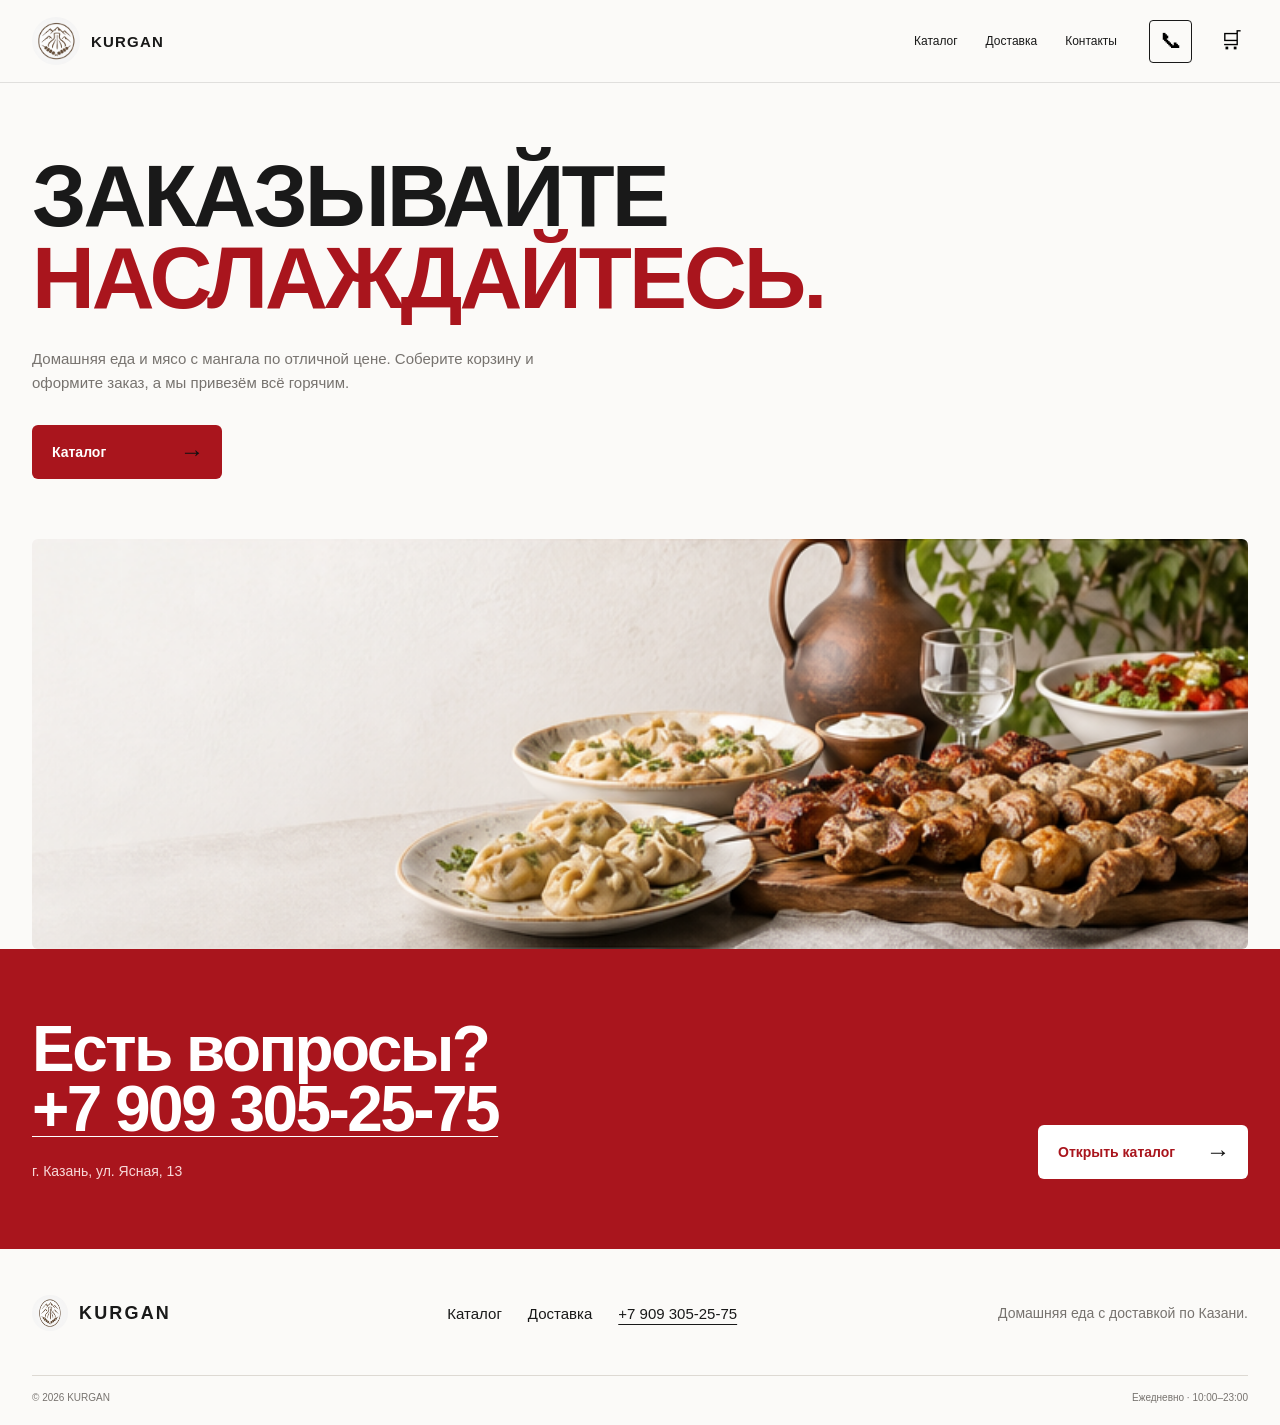
<file: index.html>
<!doctype html>
<html lang="ru">
  <head>
    <meta charset="UTF-8" />
    <meta name="viewport" content="width=device-width, initial-scale=1.0" />
    <meta
      name="description"
      content="KURGAN, домашняя еда с доставкой по Казани."
    />
    <title>KURGAN, домашняя еда в Казани</title>
    <link rel="stylesheet" href="styles.css" />
  </head>
  <body>
    <header class="site-header" id="top">
      <div class="header-inner">
        <a class="brand" href="/"
          ><img src="assets/logo.png" alt="Логотип KURGAN" /><span
            >KURGAN</span
          ></a
        >
        <nav class="main-nav" aria-label="Навигация">
          <a href="/catalog">Каталог</a><a href="#delivery">Доставка</a
          ><a href="#contacts">Контакты</a>
        </nav>
        <div class="header-actions">
          <div class="phone-wrap">
            <button
              class="phone-trigger"
              id="phoneTrigger"
              aria-expanded="false"
              aria-label="Телефон и мессенджеры"
            >
              <span class="phone-glyph">☎</span>
            </button>
            <div class="phone-popover" id="phonePopover">
              <a class="phone-number" href="tel:+79093052575"
                >+7 909 305-25-75</a
              ><span>10:00–23:00 каждый день</span>
            </div>
          </div>
          <button
            class="cart-trigger"
            id="cartTrigger"
            aria-label="Открыть корзину"
          >
            <span class="cart-glyph" aria-hidden="true"></span
            ><b id="headerCount">0</b>
          </button>
        </div>
        <button
          class="mobile-cart-icon"
          id="mobileCartIcon"
          aria-label="Открыть корзину"
        >
          <span class="cart-glyph" aria-hidden="true"></span
          ><b id="mobileHeaderCount">0</b>
        </button>
      </div>
    </header>
    <main>
      <section class="home" aria-labelledby="home-title">
        <div class="home-copy">
          <h1 id="home-title">
            ЗАКАЗЫВАЙТЕ<br /><span
              >НАСЛАЖДАЙТЕСЬ<span class="headline-dot">.</span></span
            >
          </h1>
          <p class="home-text">
            Домашняя еда и мясо с мангала по отличной цене. Соберите корзину и
            оформите заказ, а мы привезём всё горячим.
          </p>
          <a class="catalog-button" href="/catalog">Каталог <span>→</span></a>
        </div>
        <div class="home-image">
          <img src="assets/hero.png" alt="Манты и шашлык KURGAN" />
        </div>
      </section>
      <section class="contact-band" id="delivery">
        <div>
          <h2>
            Есть вопросы?<br /><a class="phone-number" href="tel:+79093052575"
              >+7 909 305-25-75</a
            >
          </h2>
          <p>г. Казань, ул. Ясная, 13</p>
        </div>
        <a class="catalog-button light" href="/catalog"
          >Открыть каталог <span>→</span></a
        >
      </section>
    </main>
    <footer class="site-footer" id="contacts">
      <div class="footer-inner">
        <div class="footer-brand">
          <img src="assets/logo.png" alt="" /><strong>KURGAN</strong>
        </div>
        <div class="footer-links">
          <a href="/catalog">Каталог</a><a href="#delivery">Доставка</a
          ><a href="tel:+79093052575" class="phone-number">+7 909 305-25-75</a>
        </div>
        <p>Домашняя еда с доставкой по Казани.</p>
      </div>
      <div class="footer-bottom">
        <span>© 2026 KURGAN</span><span>Ежедневно · 10:00–23:00</span>
      </div>
    </footer>
    <aside class="cart-drawer" id="cartDrawer" aria-hidden="true">
      <div class="cart-overlay" id="cartOverlay"></div>
      <div class="cart-panel">
        <div class="cart-head">
          <div>
            <h2>Корзина <small id="drawerCount">0</small></h2>
          </div>
          <button class="close-cart" id="closeCart" aria-label="Закрыть">
            ×
          </button>
        </div>
        <div class="cart-items" id="cartItems"></div>
        <div class="cart-empty" id="cartEmpty">
          <p>Корзина пуста</p>
          <span>Добавьте блюда в каталоге.</span>
        </div>
        <div class="cart-foot">
          <div class="cart-total">
            <span>Итого</span><strong id="cartTotal">0 ₽</strong>
          </div>
          <button class="checkout" id="checkout">
            Оформить заказ <span>→</span>
          </button>
          <div class="checkout-contact" id="checkoutContact" hidden>
            <strong>Связаться с нами</strong
            ><a href="tel:+79093052575" class="phone-contact"
              >☎ <span>+7 909 305-25-75</span></a
            >
          </div>
        </div>
      </div>
    </aside>
    <button class="mobile-cart-bar" id="mobileCartBar">
      <span>Корзина: <b id="mobileCartCount">0</b></span
      ><strong id="mobileCartTotal">0 ₽</strong><span>→</span>
    </button>
    <div class="toast" id="toast" role="status">Добавлено</div>
    <script src="script.js"></script>
  </body>
</html>
</file>
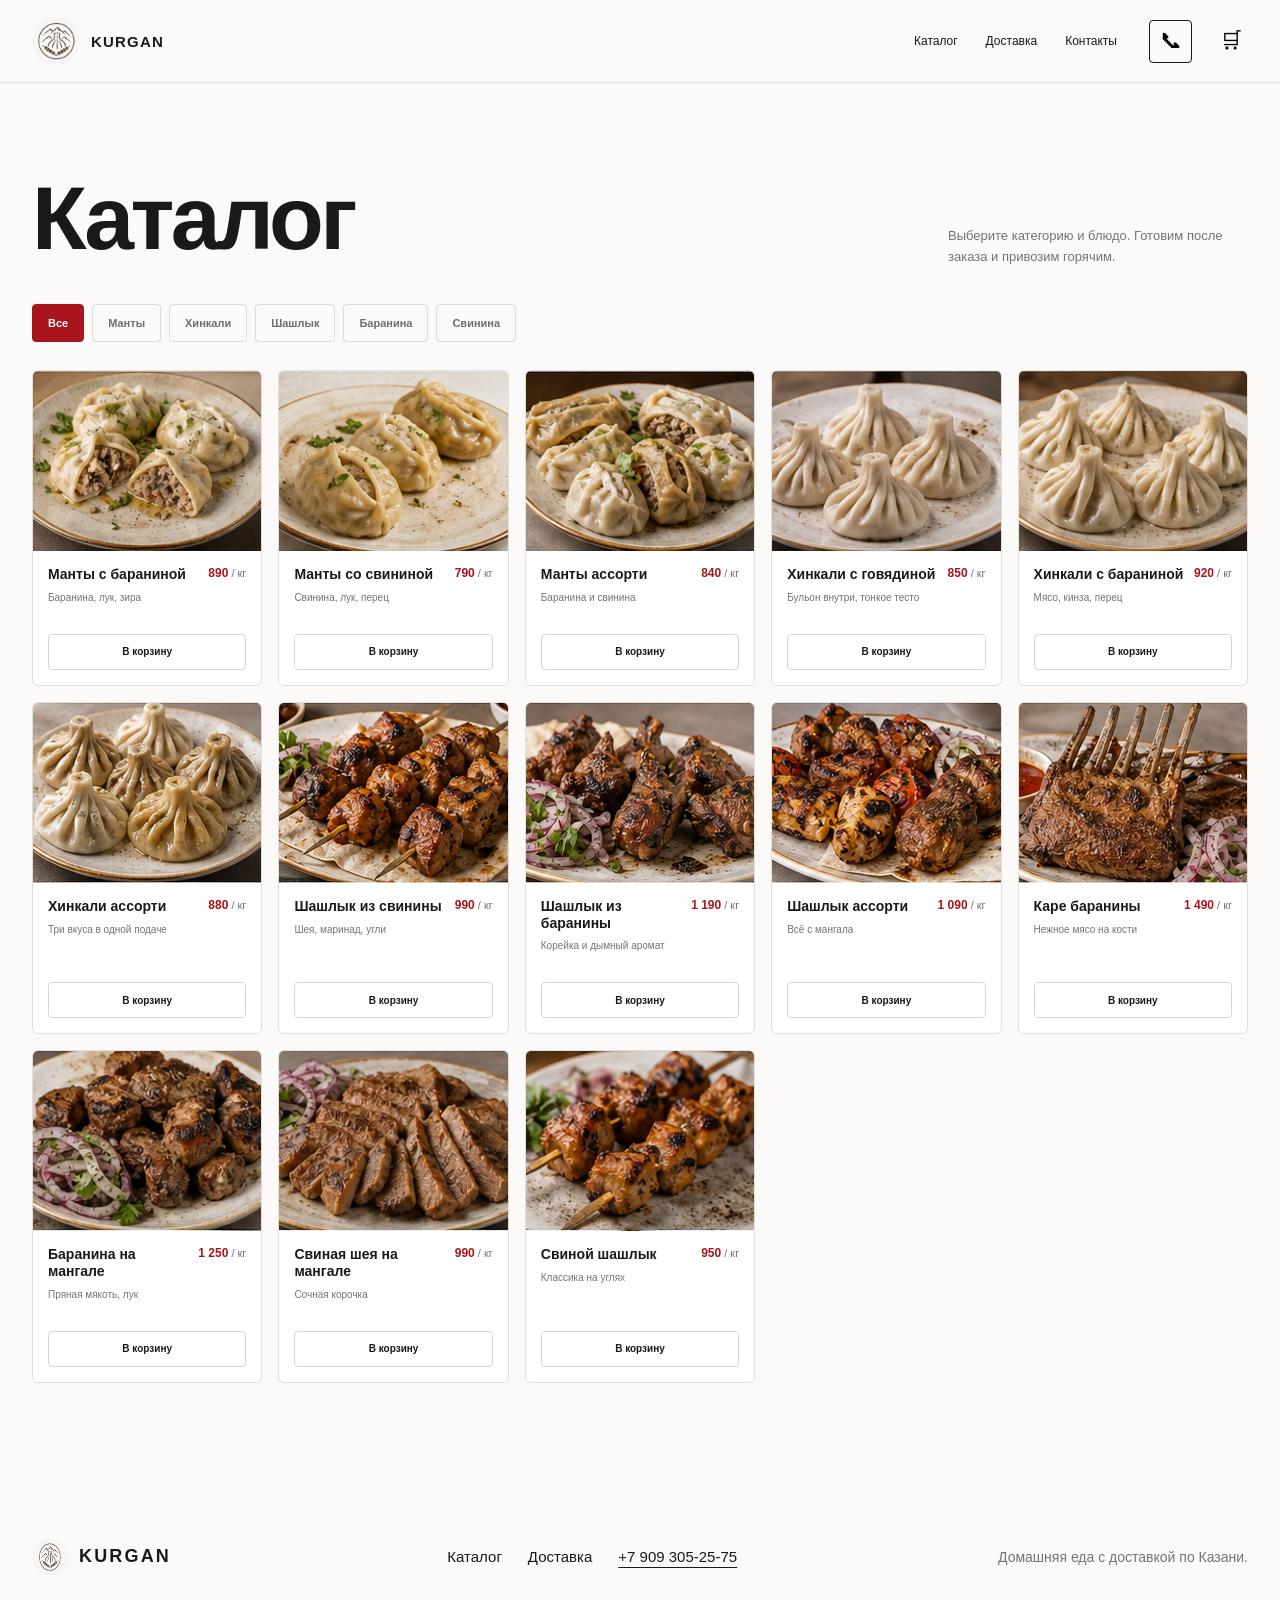
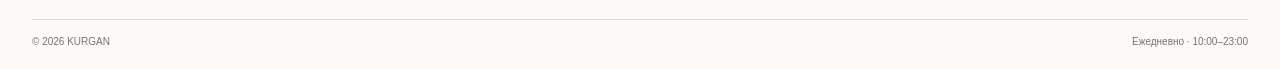
<file: catalog.html>
<!doctype html>
<html lang="ru">
  <head>
    <meta charset="UTF-8" />
    <meta name="viewport" content="width=device-width, initial-scale=1.0" />
    <meta
      name="description"
      content="Каталог KURGAN, домашняя еда с доставкой по Казани."
    />
    <title>Каталог | KURGAN</title>
    <link rel="stylesheet" href="styles.css" />
  </head>
  <body class="catalog-page">
    <header class="site-header" id="top">
      <div class="header-inner">
        <a class="brand" href="/"
          ><img src="assets/logo.png" alt="Логотип KURGAN" /><span
            >KURGAN</span
          ></a
        >
        <nav class="main-nav" aria-label="Навигация">
          <a class="active" href="/catalog">Каталог</a
          ><a href="/#delivery">Доставка</a><a href="/#contacts">Контакты</a>
        </nav>
        <div class="header-actions">
          <div class="phone-wrap">
            <button
              class="phone-trigger"
              id="phoneTrigger"
              aria-expanded="false"
              aria-label="Телефон и мессенджеры"
            >
              <span class="phone-glyph">☎</span>
            </button>
            <div class="phone-popover" id="phonePopover">
              <a class="phone-number" href="tel:+79093052575"
                >+7 909 305-25-75</a
              ><span>10:00–23:00 каждый день</span>
            </div>
          </div>
          <button
            class="cart-trigger"
            id="cartTrigger"
            aria-label="Открыть корзину"
          >
            <span class="cart-glyph" aria-hidden="true"></span
            ><b id="headerCount">0</b>
          </button>
        </div>
        <button
          class="mobile-cart-icon"
          id="mobileCartIcon"
          aria-label="Открыть корзину"
        >
          <span class="cart-glyph" aria-hidden="true"></span
          ><b id="mobileHeaderCount">0</b>
        </button>
      </div>
    </header>
    <main>
      <section
        class="catalog section-shell"
        id="catalog"
        aria-labelledby="catalog-title"
      >
        <div class="catalog-intro">
          <div><h1 id="catalog-title">Каталог</h1></div>
          <p>
            Выберите категорию и блюдо. Готовим после заказа и привозим горячим.
          </p>
        </div>
        <div class="category-tabs" role="tablist" aria-label="Категории">
          <button class="category-tab active" data-filter="all">Все</button
          ><button class="category-tab" data-filter="manti">Манты</button
          ><button class="category-tab" data-filter="khinkali">Хинкали</button
          ><button class="category-tab" data-filter="shashlik">Шашлык</button
          ><button class="category-tab" data-filter="lamb">Баранина</button
          ><button class="category-tab" data-filter="pork">Свинина</button>
        </div>
        <div class="menu-grid" id="menuGrid"></div>
      </section>
    </main>
    <footer class="site-footer" id="contacts">
      <div class="footer-inner">
        <div class="footer-brand">
          <img src="assets/logo.png" alt="" /><strong>KURGAN</strong>
        </div>
        <div class="footer-links">
          <a href="/catalog">Каталог</a><a href="/#delivery">Доставка</a
          ><a href="tel:+79093052575" class="phone-number">+7 909 305-25-75</a>
        </div>
        <p>Домашняя еда с доставкой по Казани.</p>
      </div>
      <div class="footer-bottom">
        <span>© 2026 KURGAN</span><span>Ежедневно · 10:00–23:00</span>
      </div>
    </footer>
    <aside class="cart-drawer" id="cartDrawer" aria-hidden="true">
      <div class="cart-overlay" id="cartOverlay"></div>
      <div class="cart-panel">
        <div class="cart-head">
          <div>
            <h2>Корзина <small id="drawerCount">0</small></h2>
          </div>
          <button class="close-cart" id="closeCart" aria-label="Закрыть">
            ×
          </button>
        </div>
        <div class="cart-items" id="cartItems"></div>
        <div class="cart-empty" id="cartEmpty">
          <p>Корзина пуста</p>
          <span>Добавьте блюда в каталоге.</span>
        </div>
        <div class="cart-foot">
          <div class="cart-total">
            <span>Итого</span><strong id="cartTotal">0 ₽</strong>
          </div>
          <button class="checkout" id="checkout">
            Оформить заказ <span>→</span>
          </button>
          <div class="checkout-contact" id="checkoutContact" hidden>
            <strong>Связаться с нами</strong
            ><a href="tel:+79093052575" class="phone-contact"
              >☎ <span>+7 909 305-25-75</span></a
            >
          </div>
        </div>
      </div>
    </aside>
    <button class="mobile-cart-bar" id="mobileCartBar">
      <span>Корзина: <b id="mobileCartCount">0</b></span
      ><strong id="mobileCartTotal">0 ₽</strong><span>→</span>
    </button>
    <div class="toast" id="toast" role="status">Добавлено</div>
    <script src="script.js"></script>
  </body>
</html>
</file>
<file: styles.css>
:root {
  --ink: #191919;
  --muted: #77736f;
  --red: #a9151d;
  --red-dark: #861019;
  --paper: #fbfaf8;
  --line: #ddd9d3;
  --radius: 6px;
  --ease: cubic-bezier(0.2, 0.75, 0.25, 1);
}
* {
  box-sizing: border-box;
}
html {
  scroll-behavior: smooth;
}
body {
  margin: 0;
  background: var(--paper);
  color: var(--ink);
  font-family:
    "Neue Haas Grotesk Display Pro", "Neue Haas Grotesk Text Pro",
    "Helvetica Neue", Arial, sans-serif;
  -webkit-font-smoothing: antialiased;
}
a {
  text-decoration: none;
  color: inherit;
}
button {
  font: inherit;
  border: 0;
  background: none;
  cursor: pointer;
  color: inherit;
}
.site-header {
  position: sticky;
  top: 0;
  z-index: 20;
  background: rgba(251, 250, 248, 0.96);
  backdrop-filter: blur(14px);
  border-bottom: 1px solid rgba(25, 25, 25, 0.12);
}
.header-inner {
  height: 76px;
  max-width: 1400px;
  padding: 0 32px;
  margin: auto;
  display: flex;
  align-items: center;
  gap: 28px;
}
.brand {
  display: inline-flex;
  align-items: center;
  gap: 11px;
  font-size: 15px;
  font-weight: 800;
  letter-spacing: 0.12em;
}
.brand img {
  width: 38px;
  height: 38px;
  border-radius: 50%;
  object-fit: cover;
}
.main-nav {
  display: flex;
  gap: 28px;
  margin-left: auto;
  font-size: 12px;
  font-weight: 600;
}
.main-nav a {
  position: relative;
}
.main-nav a:after {
  content: "";
  position: absolute;
  left: 0;
  right: 0;
  bottom: -7px;
  height: 1px;
  background: var(--red);
  transform: scaleX(0);
  transform-origin: left;
  transition: 0.25s;
}
.main-nav a:hover:after {
  transform: scaleX(1);
}
.header-actions {
  display: flex;
  align-items: center;
  gap: 12px;
  margin-left: 14px;
}
.phone-wrap {
  position: relative;
}
.phone-trigger {
  width: 43px;
  height: 43px;
  border: 1px solid var(--ink);
  border-radius: 4px;
  display: grid;
  place-items: center;
  transition: 0.25s;
}
.phone-trigger:hover {
  background: var(--ink);
  color: #fff;
}
.phone-glyph {
  font-size: 23px;
  line-height: 1;
  transform: rotate(-30deg);
  display: block;
}
.phone-popover {
  display: none;
  position: absolute;
  right: 0;
  top: 53px;
  width: 235px;
  background: #fff;
  border: 1px solid var(--line);
  padding: 16px;
  box-shadow: 0 16px 30px rgba(30, 20, 15, 0.14);
  z-index: 30;
}
.phone-popover.open {
  display: block;
}

.phone-popover > span {
  display: block;
  font-size: 10px;
  color: var(--muted);
  margin-bottom: 14px;
}

.cart-trigger {
  display: inline-flex;
  align-items: center;
  gap: 8px;
}
.cart-glyph {
  position: relative;
  display: inline-block;
  width: 20px;
  height: 14px;
  border: 1.5px solid currentColor;
  border-top: 0;
  border-radius: 0 0 3px 3px;
}
.cart-glyph:before {
  content: "";
  position: absolute;
  left: -4px;
  top: -6px;
  width: 8px;
  height: 7px;
  border-top: 1.5px solid currentColor;
  transform: skew(24deg);
}
.cart-glyph:after {
  content: "••";
  position: absolute;
  left: 2px;
  top: 7px;
  letter-spacing: 7px;
  font-size: 10px;
  line-height: 6px;
}
.cart-trigger b,
.mobile-cart-icon b {
  display: grid;
  place-items: center;
  width: 19px;
  height: 19px;
  background: var(--red);
  color: #fff;
  border-radius: 50%;
  font-size: 10px;
}
.mobile-cart-icon {
  display: none;
  margin-left: auto;
}
.home {
  max-width: 1400px;
  margin: auto;
  padding: 72px 32px 0;
  min-height: 690px;
}
.home-copy {
  max-width: 810px;
}

.home h1 {
  font-size: clamp(58px, 8.6vw, 128px);
  line-height: 0.89;
  letter-spacing: -0.07em;
  margin: 0 0 28px;
  font-weight: 800;
}
.home h1 span {
  color: var(--red);
}
.home-text {
  font-size: 15px;
  line-height: 1.6;
  max-width: 520px;
  color: var(--muted);
  margin: 0 0 30px;
}
.catalog-button {
  display: inline-flex;
  align-items: center;
  justify-content: space-between;
  min-width: 190px;
  height: 54px;
  padding: 0 18px 0 20px;
  background: var(--red);
  border-radius: var(--radius);
  color: #fff;
  font-size: 14px;
  font-weight: 800;
  transition: 0.25s;
}
.catalog-button span {
  font-size: 24px;
  font-weight: 400;
  transition: 0.25s;
}
.catalog-button:hover {
  background: var(--red-dark);
  transform: translateY(-3px);
  box-shadow: 0 10px 24px rgba(169, 21, 29, 0.22);
}
.catalog-button:hover span {
  transform: translateX(4px);
}
.home-image {
  margin-top: 60px;
  height: 410px;
  overflow: hidden;
  border-radius: var(--radius);
}
.home-image img {
  width: 100%;
  height: 100%;
  object-fit: cover;
  object-position: center;
}
.section-shell {
  max-width: 1400px;
  margin: auto;
  padding-left: 32px;
  padding-right: 32px;
}
.catalog {
  padding-top: 110px;
  padding-bottom: 110px;
}
.catalog-intro {
  display: flex;
  align-items: flex-end;
  justify-content: space-between;
  gap: 40px;
  margin-bottom: 34px;
}

.catalog-intro > p {
  max-width: 300px;
  color: var(--muted);
  font-size: 13px;
  line-height: 1.6;
  margin: 0 0 2px;
}
.category-tabs {
  display: flex;
  gap: 8px;
  flex-wrap: wrap;
  margin-bottom: 28px;
}
.category-tab {
  height: 38px;
  padding: 0 15px;
  border: 1px solid var(--line);
  border-radius: 4px;
  font-size: 11px;
  font-weight: 700;
  color: #716d68;
  transition: 0.2s;
}
.category-tab:hover,
.category-tab.active {
  color: #fff;
  background: var(--red);
  border-color: var(--red);
}
.menu-grid {
  display: grid;
  grid-template-columns: repeat(5, minmax(0, 1fr));
  gap: 16px;
}
.dish-card {
  background: #fff;
  border: 1px solid #e3dfda;
  border-radius: var(--radius);
  overflow: hidden;
  transition: 0.3s;
  display: flex;
  flex-direction: column;
}
.dish-card:hover {
  transform: translateY(-4px);
  box-shadow: 0 14px 28px rgba(40, 30, 20, 0.1);
}
.dish-card.hidden {
  display: none;
}
.dish-photo {
  height: 180px;
  overflow: hidden;
  background: #eee;
}
.dish-photo img {
  width: 100%;
  height: 100%;
  object-fit: cover;
  transition: 0.4s;
}
.dish-card:hover .dish-photo img {
  transform: scale(1.035);
}
.dish-body {
  padding: 15px;
  display: flex;
  flex-direction: column;
  flex: 1;
}
.dish-top {
  display: flex;
  justify-content: space-between;
  align-items: flex-start;
  gap: 7px;
}
.dish-name {
  font-size: 14px;
  line-height: 1.2;
  margin: 0;
  font-weight: 800;
}
.dish-price {
  font-size: 12px;
  white-space: nowrap;
  color: var(--red);
}
.dish-price strong {
  font-weight: 800;
}
.dish-price small {
  font-size: 11px;
  color: var(--muted);
  font-weight: 400;
}
.dish-desc {
  font-size: 10px;
  line-height: 1.4;
  color: var(--muted);
  margin: 8px 0 15px;
  min-height: 28px;
}
.add-btn {
  height: 36px;
  border: 1px solid #d9d5cf;
  border-radius: 4px;
  font-size: 10px;
  font-weight: 800;
  display: grid;
  grid-template-columns: 32px 1fr 32px;
  align-items: center;
  margin-top: auto;
  transition: 0.2s;
}
.add-btn.single {
  display: block;
}
.add-btn:hover {
  border-color: var(--red);
  background: var(--red);
  color: #fff;
}
.add-btn button {
  font-size: 17px;
  height: 100%;
  display: grid;
  place-items: center;
}
.add-btn .qty {
  font-size: 11px;
}
.contact-band {
  background: var(--red);
  color: #fff;
  padding: 70px max(32px, calc((100vw - 1336px) / 2));
  display: flex;
  align-items: flex-end;
  justify-content: space-between;
  gap: 30px;
}
.contact-band h2 {
  font-size: clamp(38px, 5vw, 72px);
  line-height: 0.95;
  letter-spacing: -0.06em;
  margin: 0 0 23px;
}
.contact-band h2 a {
  white-space: nowrap;
}
.contact-band p {
  margin: 0;
  font-size: 14px;
  color: #f8d9d9;
}
.catalog-button.light {
  background: #fff;
  color: var(--red);
  min-width: 210px;
}
.catalog-button.light:hover {
  background: #fff4f4;
}
.site-footer {
  padding: 46px max(32px, calc((100vw - 1336px) / 2)) 22px;
  background: var(--paper);
}
.footer-inner {
  display: grid;
  grid-template-columns: 1fr 1fr 1fr;
  gap: 30px;
  align-items: start;
  padding-bottom: 44px;
}
.footer-brand {
  display: flex;
  align-items: center;
  gap: 11px;
  font-size: 15px;
  letter-spacing: 0.12em;
}
.footer-brand img {
  width: 36px;
  height: 36px;
  border-radius: 50%;
}
.footer-links {
  display: flex;
  gap: 23px;
  font-size: 12px;
  font-weight: 700;
}
.footer-inner > p {
  justify-self: end;
  margin: 0;
  font-size: 11px;
  color: var(--muted);
}
.footer-bottom {
  border-top: 1px solid var(--line);
  padding-top: 16px;
  display: flex;
  justify-content: space-between;
  color: var(--muted);
  font-size: 10px;
}
.cart-drawer {
  position: fixed;
  inset: 0;
  z-index: 40;
  visibility: hidden;
  pointer-events: none;
}
.cart-drawer.open {
  visibility: visible;
  pointer-events: auto;
}
.cart-overlay {
  position: absolute;
  inset: 0;
  background: rgba(20, 15, 12, 0.42);
  opacity: 0;
  transition: 0.35s;
}
.cart-drawer.open .cart-overlay {
  opacity: 1;
}
.cart-panel {
  position: absolute;
  right: 0;
  top: 0;
  width: min(440px, 100%);
  height: 100%;
  background: var(--paper);
  padding: 28px;
  display: flex;
  flex-direction: column;
  transform: translateX(100%);
  transition: 0.4s var(--ease);
  box-shadow: -18px 0 50px rgba(0, 0, 0, 0.12);
}
.cart-drawer.open .cart-panel {
  transform: translateX(0);
}
.cart-head {
  display: flex;
  justify-content: space-between;
  border-bottom: 1px solid var(--line);
  padding-bottom: 21px;
}

.cart-head h2 {
  font-size: 32px;
  letter-spacing: -0.06em;
  margin: 0;
}
.cart-head h2 small {
  font-size: 14px;
  color: var(--red);
  vertical-align: top;
}
.close-cart {
  font-size: 28px;
  color: var(--muted);
}
.cart-items {
  overflow: auto;
  flex: 1;
}
.cart-row {
  display: grid;
  grid-template-columns: 58px 1fr auto;
  gap: 12px;
  align-items: center;
  border-bottom: 1px solid var(--line);
  padding: 15px 0;
}
.cart-row img {
  width: 58px;
  height: 58px;
  object-fit: cover;
  border-radius: 4px;
}
.cart-row h4 {
  font-size: 12px;
  margin: 0 0 5px;
}
.cart-row small {
  font-size: 10px;
  color: var(--muted);
}
.cart-row-price {
  font-size: 12px;
  font-weight: 800;
  color: var(--red);
}
.qty-control {
  display: flex;
  align-items: center;
  gap: 7px;
  margin-top: 8px;
}
.qty-control button {
  width: 22px;
  height: 22px;
  border: 1px solid var(--line);
  border-radius: 3px;
  font-size: 15px;
}
.qty-control span {
  font-size: 10px;
  min-width: 36px;
  text-align: center;
  font-weight: 700;
}
.cart-empty {
  flex: 1;
  display: flex;
  flex-direction: column;
  align-items: center;
  justify-content: center;
  color: var(--muted);
}
.cart-empty p {
  margin: 0 0 5px;
  color: var(--ink);
  font-size: 14px;
  font-weight: 800;
}
.cart-empty span {
  font-size: 11px;
}
.cart-foot {
  border-top: 1px solid var(--line);
  padding-top: 18px;
}
.cart-total {
  display: flex;
  justify-content: space-between;
  align-items: center;
  margin-bottom: 13px;
}
.cart-total span {
  font-size: 12px;
}
.cart-total strong {
  font-size: 22px;
  letter-spacing: -0.04em;
}
.checkout {
  width: 100%;
  height: 48px;
  border-radius: var(--radius);
  background: var(--red);
  color: #fff;
  font-weight: 800;
  font-size: 12px;
  display: flex;
  align-items: center;
  justify-content: space-between;
  padding: 0 18px;
  transition: 0.25s;
}
.checkout:hover {
  background: var(--red-dark);
}
.checkout span {
  font-size: 22px;
  font-weight: 400;
}

.mobile-cart-bar {
  display: none;
}
.toast {
  position: fixed;
  right: 24px;
  bottom: 24px;
  z-index: 60;
  background: var(--ink);
  color: #fff;
  padding: 11px 15px;
  border-radius: 4px;
  font-size: 11px;
  font-weight: 700;
  opacity: 0;
  transform: translateY(15px);
  pointer-events: none;
  transition: 0.3s;
}
.toast.show {
  opacity: 1;
  transform: translateY(0);
}
@media (max-width: 1100px) {
  .header-inner,
  .home,
  .section-shell {
    padding-left: 22px;
    padding-right: 22px;
  }
  .menu-grid {
    grid-template-columns: repeat(3, minmax(0, 1fr));
  }
  .dish-photo {
    height: 210px;
  }
  .footer-inner {
    grid-template-columns: 1fr 1fr;
  }
  .footer-inner > p {
    justify-self: start;
  }
}
@media (max-width: 720px) {
  .header-inner {
    height: 64px;
    padding: 0 16px;
  }
  .brand {
    font-size: 13px;
  }
  .brand img {
    width: 32px;
    height: 32px;
  }
  .main-nav,
  .header-actions {
    display: none;
  }
  .mobile-cart-icon {
    display: inline-flex;
    align-items: center;
    gap: 5px;
  }
  .home {
    padding: 45px 16px 0;
    min-height: auto;
  }
  .home h1 {
    font-size: clamp(48px, 14vw, 75px);
    line-height: 0.9;
    margin-bottom: 22px;
  }
  .home-text {
    font-size: 13px;
    line-height: 1.55;
  }
  .catalog-button {
    height: 52px;
  }
  .home-image {
    height: 220px;
    margin: 55px -16px 0;
    border-radius: 0;
  }
  .section-shell {
    padding-left: 16px;
    padding-right: 16px;
  }
  .catalog {
    padding-top: 72px;
    padding-bottom: 72px;
  }
  .catalog-intro {
    display: block;
    margin-bottom: 24px;
  }

  .catalog-intro > p {
    font-size: 12px;
    margin-top: 18px;
  }
  .category-tabs {
    overflow-x: auto;
    flex-wrap: nowrap;
    padding-bottom: 5px;
  }
  .category-tab {
    flex: 0 0 auto;
  }
  .menu-grid {
    grid-template-columns: repeat(2, minmax(0, 1fr));
    gap: 10px;
  }
  .dish-photo {
    height: 150px;
  }
  .dish-body {
    padding: 11px;
  }
  .dish-name {
    font-size: 12px;
  }
  .dish-price {
    font-size: 11px;
  }
  .dish-price small {
    font-size: 10px;
  }
  .dish-desc {
    font-size: 9px;
    min-height: 34px;
    margin: 7px 0 11px;
  }
  .add-btn {
    height: 34px;
    grid-template-columns: 25px 1fr 25px;
    font-size: 9px;
  }
  .add-btn .qty {
    font-size: 9px;
  }
  .contact-band {
    padding: 48px 16px;
    display: block;
  }
  .contact-band h2 {
    font-size: 45px;
  }
  .contact-band p {
    font-size: 12px;
    margin-bottom: 28px;
  }
  .catalog-button.light {
    min-width: 205px;
  }
  .site-footer {
    padding: 35px 16px 18px;
  }
  .footer-inner {
    grid-template-columns: 1fr;
    gap: 22px;
    padding-bottom: 32px;
  }
  .footer-links {
    gap: 17px;
  }
  .footer-inner > p {
    justify-self: start;
  }
  .footer-bottom {
    display: block;
    line-height: 1.8;
  }
  .footer-bottom span {
    display: block;
  }
  .cart-panel {
    width: 100%;
    padding: 22px 16px;
  }
  .mobile-cart-bar {
    position: fixed;
    display: flex;
    left: 16px;
    right: 16px;
    bottom: 14px;
    height: 52px;
    align-items: center;
    gap: 14px;
    padding: 0 17px;
    background: var(--red);
    color: #fff;
    border-radius: var(--radius);
    z-index: 30;
    font-size: 12px;
    font-weight: 800;
    box-shadow: 0 9px 26px rgba(110, 0, 5, 0.25);
    opacity: 0;
    pointer-events: none;
    transform: translateY(80px);
    transition: 0.35s;
  }
  .mobile-cart-bar.visible {
    opacity: 1;
    pointer-events: auto;
    transform: translateY(0);
  }
  .mobile-cart-bar strong {
    margin-left: auto;
  }
  .toast {
    right: 16px;
    bottom: 80px;
  }
}
@media (prefers-reduced-motion: reduce) {
  *,
  *:before,
  *:after {
    transition-duration: 0.01ms !important;
    scroll-behavior: auto !important;
  }
}
.phone-glyph {
  font-size: 0;
}
.phone-glyph:before {
  content: "☎";
  font-size: 20px;
}

/* restrained Neue Haas hierarchy */
body {
  font-weight: 400;
  letter-spacing: 0;
}
.brand {
  font-weight: 600;
  letter-spacing: 0.08em;
}
.main-nav {
  font-weight: 500;
}
.home h1 {
  font-weight: 650;
  letter-spacing: -0.045em;
  line-height: 0.94;
  font-size: clamp(50px, 7.3vw, 104px);
}
.home-text {
  font-weight: 400;
}
.catalog-button {
  font-weight: 550;
  letter-spacing: 0;
}
.catalog-button span,
.checkout span {
  color: #111;
}
.catalog-intro h1 {
  font-weight: 650;
  letter-spacing: -0.04em;
}

.dish-name {
  font-weight: 600;
}
.dish-price strong {
  font-weight: 600;
}
.add-btn {
  font-weight: 550;
}
.checkout {
  font-weight: 550;
}
.contact-band h2 {
  font-weight: 650;
  letter-spacing: -0.04em;
}
.phone-number {
  text-decoration: underline;
  text-decoration-thickness: 1px;
  text-underline-offset: 5px;
  transition:
    color 0.2s ease,
    text-decoration-thickness 0.2s ease;
}
.phone-number:hover {
  color: #111;
  text-decoration-thickness: 2px;
}
.phone-popover .phone-number {
  display: block;
  font-weight: 550;
  font-size: 16px;
  margin-bottom: 7px;
}
.phone-popover .phone-number:hover {
  color: var(--red);
}
.phone-contact {
  display: flex;
  align-items: center;
  gap: 8px;
  margin-top: 11px;
  font-size: 13px;
  font-weight: 500;
}
.phone-contact span {
  text-decoration: underline;
  text-underline-offset: 4px;
}
.phone-contact:hover span {
  color: var(--red);
}
.add-btn:not(.single) button,
.add-btn:not(.single) .qty {
  border-left: 1px solid #e0dcd7;
}
.add-btn:not(.single) button:first-child {
  border-left: 0;
}
.add-btn:not(.single) button {
  transition:
    background 0.2s ease,
    color 0.2s ease;
}
.add-btn:not(.single) button:hover {
  background: var(--red);
  color: #fff;
}
.cart-trigger b.is-empty,
.mobile-cart-icon b.is-empty {
  display: none;
}
.headline-dot {
  color: var(--red) !important;
  display: inline;
}
.add-btn:not(.single) {
  width: 100%;
  min-width: 0;
  grid-template-columns: 34px minmax(0, 1fr) 34px;
  overflow: hidden;
}
.add-btn:not(.single) button,
.add-btn:not(.single) .qty {
  min-width: 0;
}
.cart-glyph {
  width: 21px;
  height: 15px;
  border-width: 1.4px;
  transform: translateY(1px);
}
.cart-glyph:before {
  height: 7px;
  border-width: 1.4px;
}
.cart-glyph:after {
  content: "";
  position: absolute;
  left: 3px;
  bottom: -6px;
  width: 3px;
  height: 3px;
  background: currentColor;
  border-radius: 50%;
  box-shadow: 11px 0 0 currentColor;
}
.catalog-page .catalog {
  padding-top: 84px;
  min-height: calc(100vh - 220px);
}
.catalog-page .catalog-intro h1 {
  font-size: clamp(52px, 7vw, 92px);
  margin: 0;
}
.catalog-page .catalog-intro {
  align-items: flex-end;
}
.checkout-contact {
  margin-top: 16px;
  padding-top: 15px;
  border-top: 1px solid var(--line);
  display: block;
}
.checkout-contact[hidden] {
  display: none;
}
.checkout-contact > strong {
  display: block;
  font-size: 12px;
  font-weight: 600;
}

.catalog-button:hover span {
  color: #111;
}
@media (max-width: 720px) {
  .home h1 {
    font-size: clamp(42px, 12.5vw, 68px);
    line-height: 0.96;
    letter-spacing: -0.035em;
  }
  .home-text {
    max-width: 330px;
  }
  .catalog-page .catalog {
    padding-top: 54px;
  }
  .catalog-page .catalog-intro h1 {
    font-size: 54px;
  }
  .catalog-page .catalog-intro > p {
    max-width: 310px;
  }
  .contact-band h2 {
    font-size: 42px;
    line-height: 1;
  }
}

/* final type and viewport guard */
body {
  overflow-x: hidden;
}
.home h1 {
  font-weight: 600;
  letter-spacing: -0.035em;
  font-size: clamp(50px, 6.8vw, 96px);
}
.catalog-intro h1,
.contact-band h2 {
  font-weight: 600;
}
@media (max-width: 720px) {
  .home h1 {
    font-size: clamp(36px, 9.5vw, 40px);
    letter-spacing: -0.02em;
    line-height: 1;
  }
}

/* icon and header refinements */
.brand img {
  width: 48px;
  height: 48px;
}
.header-inner {
  height: 82px;
}
.header-actions {
  margin-left: 4px;
  gap: 18px;
}
.phone-wrap {
  margin-right: 4px;
}
.phone-trigger {
  font-size: 0;
}
.phone-glyph {
  font-size: 0 !important;
  color: transparent;
  transform: none;
  filter: grayscale(1) brightness(0);
  line-height: 1;
}
.phone-glyph:before {
  content: "📞︎";
  font-size: 22px;
  color: #000;
}
.cart-glyph {
  width: auto;
  height: auto;
  border: 0 !important;
  border-radius: 0;
  transform: none;
  font-size: 22px;
  line-height: 1;
  filter: grayscale(1) brightness(0);
}
.cart-glyph:before {
  content: "🛒︎";
  position: static;
  width: auto;
  height: auto;
  border: 0;
  transform: none;
  font-size: 22px;
}
.cart-glyph:after {
  display: none;
}
.add-btn:not(.single) .qty {
  display: grid;
  place-items: center;
  text-align: center;
}
.footer-inner {
  align-items: center;
}
.footer-brand {
  font-size: 18px;
}
.footer-links {
  font-size: 15px;
  font-weight: 500;
  align-items: center;
  gap: 26px;
  flex-wrap: wrap;
}
.footer-inner > p {
  font-size: 14px;
  line-height: 1.45;
}

.phone-contact {
  font-size: 0;
}
.phone-contact:before {
  content: "📞︎";
  font-size: 18px;
  filter: grayscale(1) brightness(0);
}

.phone-contact > span:last-child {
  font-size: 13px;
}
.mobile-cart-bar {
  position: fixed;
  display: flex;
  right: 24px;
  left: auto;
  bottom: 24px;
  width: 230px;
  height: 50px;
  align-items: center;
  gap: 12px;
  padding: 0 16px;
  background: var(--red);
  color: #fff;
  border-radius: var(--radius);
  z-index: 30;
  font-size: 12px;
  font-weight: 600;
  box-shadow: 0 9px 26px rgba(110, 0, 5, 0.25);
  opacity: 0;
  pointer-events: none;
  transform: translateY(70px);
  transition: 0.35s;
}
.mobile-cart-bar.visible {
  opacity: 1;
  pointer-events: auto;
  transform: translateY(0);
}
.mobile-cart-bar strong {
  margin-left: auto;
}
@media (max-width: 720px) {
  .header-inner {
    height: 68px;
  }
  .brand img {
    width: 38px;
    height: 38px;
  }
  .mobile-cart-bar {
    left: 16px;
    right: 16px;
    bottom: 14px;
    width: auto;
    height: 52px;
  }
  .footer-links {
    font-size: 14px;
    gap: 17px;
  }
  .footer-inner > p {
    font-size: 13px;
  }
  .add-btn:not(.single) {
    grid-template-columns: 30px minmax(0, 1fr) 30px;
    height: 36px;
  }
  .add-btn:not(.single) .qty {
    font-size: 10px;
    white-space: nowrap;
  }
}
</file>
